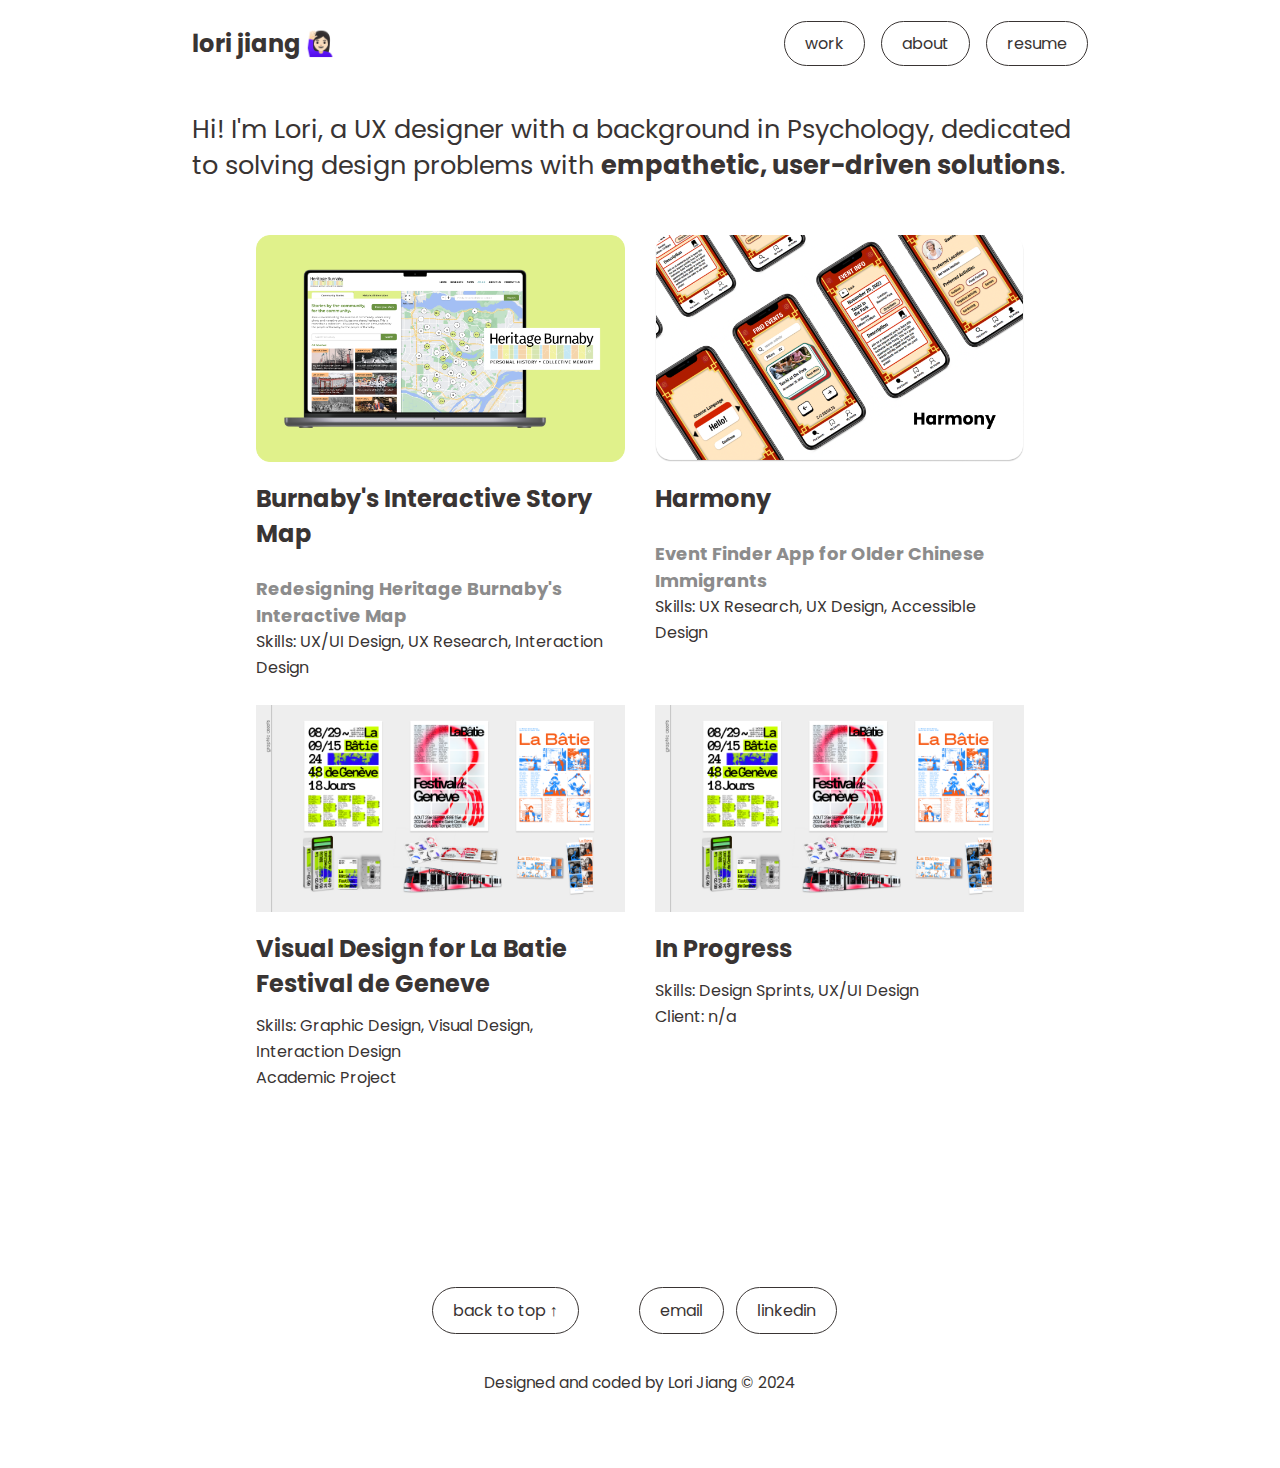
<file: index.html>
<!DOCTYPE html>
<html lang="en">
    <head>
        <meta charset="UTF-8">
        <meta name="viewport" content="width=device-width, initial-scale=1.0">
        <title>Lori Jiang</title>
        <link href="./css/style.css" rel="stylesheet">
        <link href="./css/fonts.css" rel="stylesheet">
        <link href="./script.js" rel="stylesheet">
    </head>
    
    <body>

        <header>
            <nav>
                <div>
                    <a href="./index.html" class="home-logo"> lori jiang 🙋🏻‍♀️</a>
                </div>
                    
                <div class="menu">
                    <a href="./index.html">work</a>
                    <a href="./about.html">about</a>
                    <a href="img/Lori-Jiang-Resume.pdf" target="on-click">resume</a>
                </div>
            </nav>
        </header>

        <section class="home-banner">
            <div>
                <p> Hi! I'm Lori, a UX designer with a background in Psychology, dedicated to solving design problems with <strong>empathetic, user-driven solutions</strong>. </p>
            </div>
        </section>

        <!-- <section class="home-banner">
            <div>
                <h4 class="img-width"> UX designer. Psychology major. INFP. Empath. Spontaneous traveller. People-observer. Curious thinker. Foodie. Fashion enthusiast. Artist. Cat lover. Anime watcher. Lifelong learner. </h4>
                
                <p> I'm a UX designer with a background in psychology, dedicated to solving design problems with <strong>research-grounded, user-driven solutions</strong>. </p>
               
            </div> 
        </section> -->

        <!-- <div class="bio-container"> 
            <div class="bio-img-container">
                
            </div>

            <div class="bio-text-container">
                <p class="home-banner-text"> Hello! I'm Lori, a UX designer with a background in psychology, dedicated to solving design problems with culturally-relevant, research-grounded, user-driven solutions. </p>
            </div>      
        </div>  -->

        <section>
            <!-- <h3 class="featured-work-heading">Featured Work</h3> -->
            <div id="project-container">

                <div>
                    <button class="cover-photo-button" type="button" onclick="location.href='project-4.html'">  <img src="img/IAT333/cover-photo.png" alt="prototype preview image of heritage burnaby project"> </button>
                    <h3> Burnaby's Interactive Story Map</h3>
                    <h4> Redesigning Heritage Burnaby's Interactive Map</h4>
                    <p> Skills: UX/UI Design, UX Research, Interaction Design
                   
                </div>

                <div>
                    <button class="cover-photo-button" type="button" onclick="location.href='project-334.html'"> <img src="img/IAT334/334-cover-photo.png" alt="preview image for la batie project"> </button>
                    <h3> Harmony </h3>
                    <h4> Event Finder App for Older Chinese Immigrants </h4>
                    <p> Skills: UX Research, UX Design, Accessible Design
                </div>
                
                <div>
                    <button class="cover-photo-button" type="button" onclick="location.href='project-labatie.html'"> <img src="img/IAT438/preview-img.png" alt="preview image for la batie project"> </button>
                    <h3> Visual Design for La Batie Festival de Geneve</h3>
                    <p> Skills: Graphic Design, Visual Design, Interaction Design
                    <br> Academic Project</p>
                </div>

                <div>
                    <button class="cover-photo-button" type="button" onclick="location.href='project-438.html'"> <img src="img/IAT438/preview-img.png" alt="prototype image of second project app"> </button>
                    <h3> In Progress </h3>
                    <p> Skills: Design Sprints, UX/UI Design
                        <br> Client: n/a</p>
                </div>
           
                
            </div>
        </section>

        <footer class="flexbox">
            <footer class="flexbox">
                <button id="page-top" type="button" onclick="location.href='./index.html'">back to top ↑</button> <!--Citation:https://www.tutorialspoint.com/html/html_email_links.html-->
                <button id="email" type="button" onclick="location.href='mailto: mailto: lja47@.ca'">  email </button> <!--Citation:https://www.tutorialspoint.com/html/html_email_links.html-->
                <button id="linkedin" type="button" onclick="location.href='https://www.linkedin.com/in/lori-jiang-186145210/'"> linkedin </button> <!--Citation:https://www.youtube.com/watch?v=JnGSFHazTkg&ab_channel=CodingArtist-->   
                    
                <div class="footer-credit flexbox">
                    <p> Designed and coded by Lori Jiang &copy 2024 </p>
                </div>
                
            </footer>
        </footer>
       
        
    </body>
                
</html>
</file>
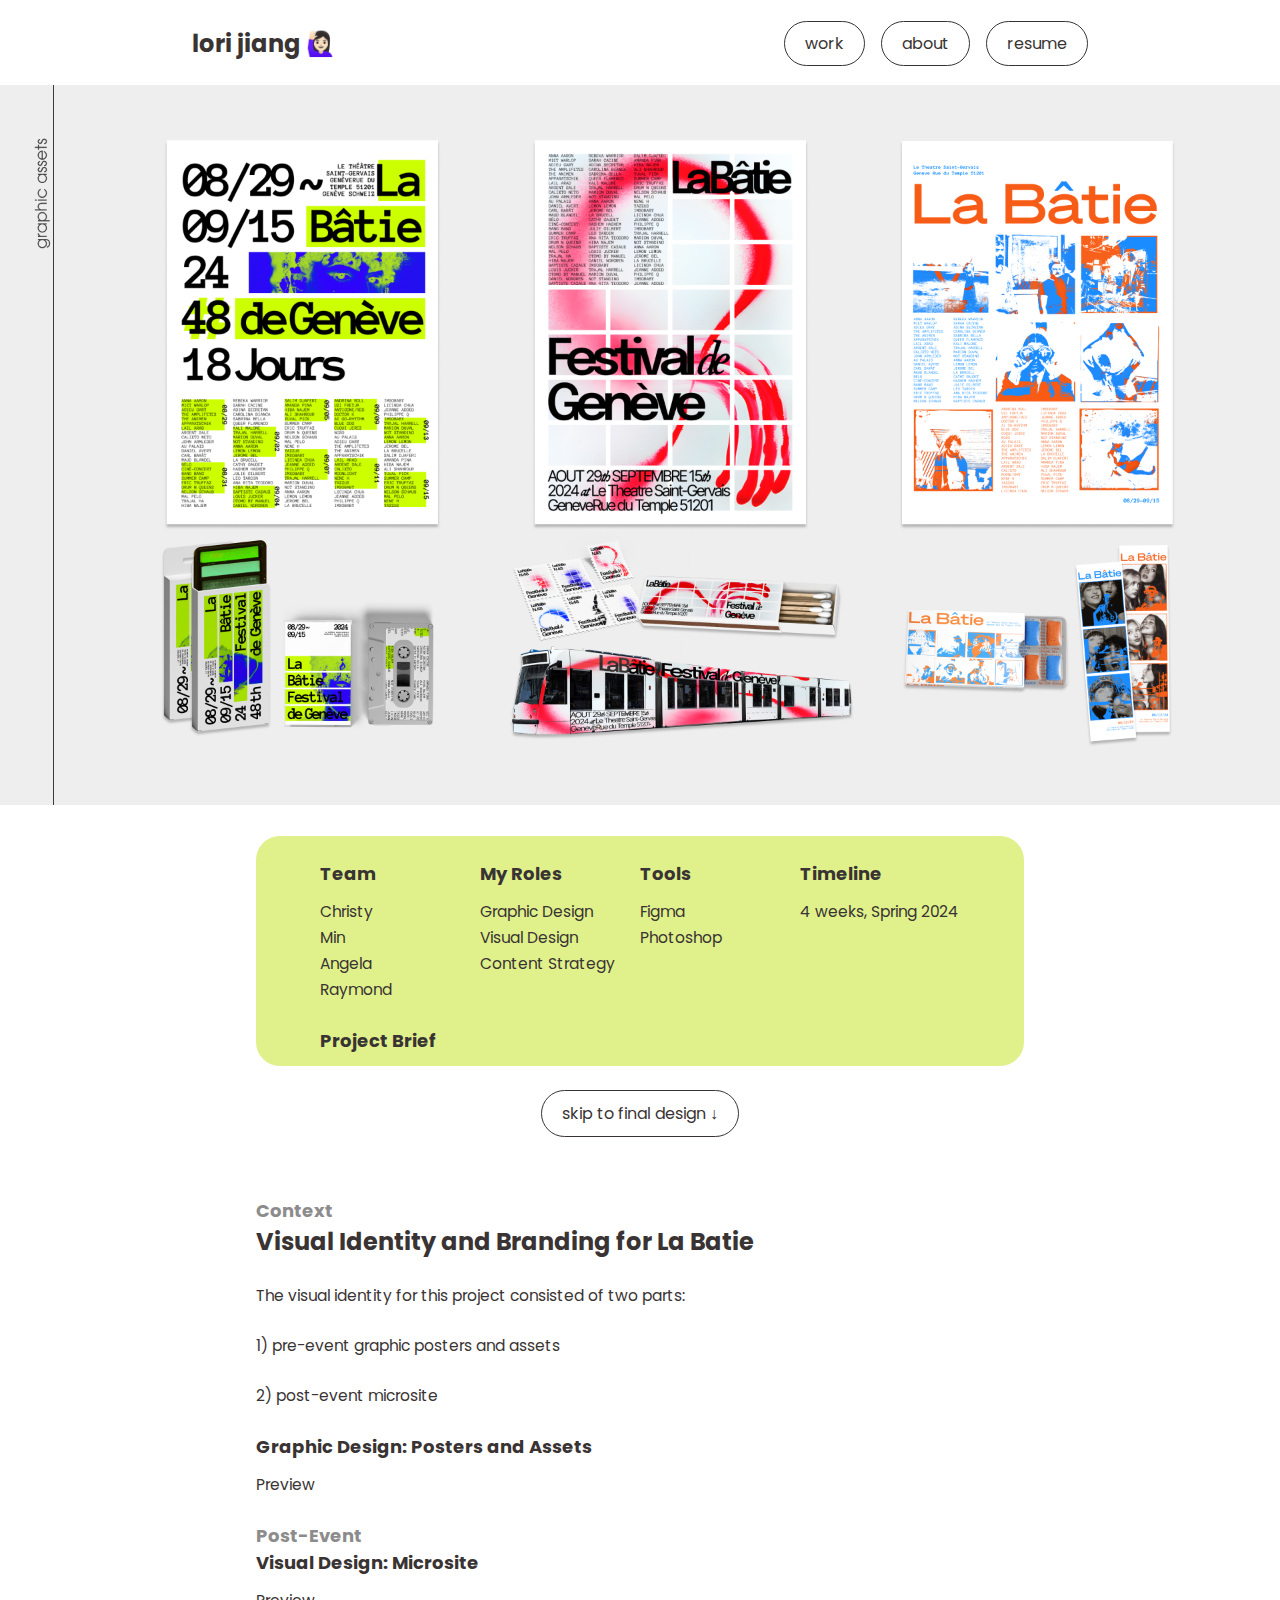
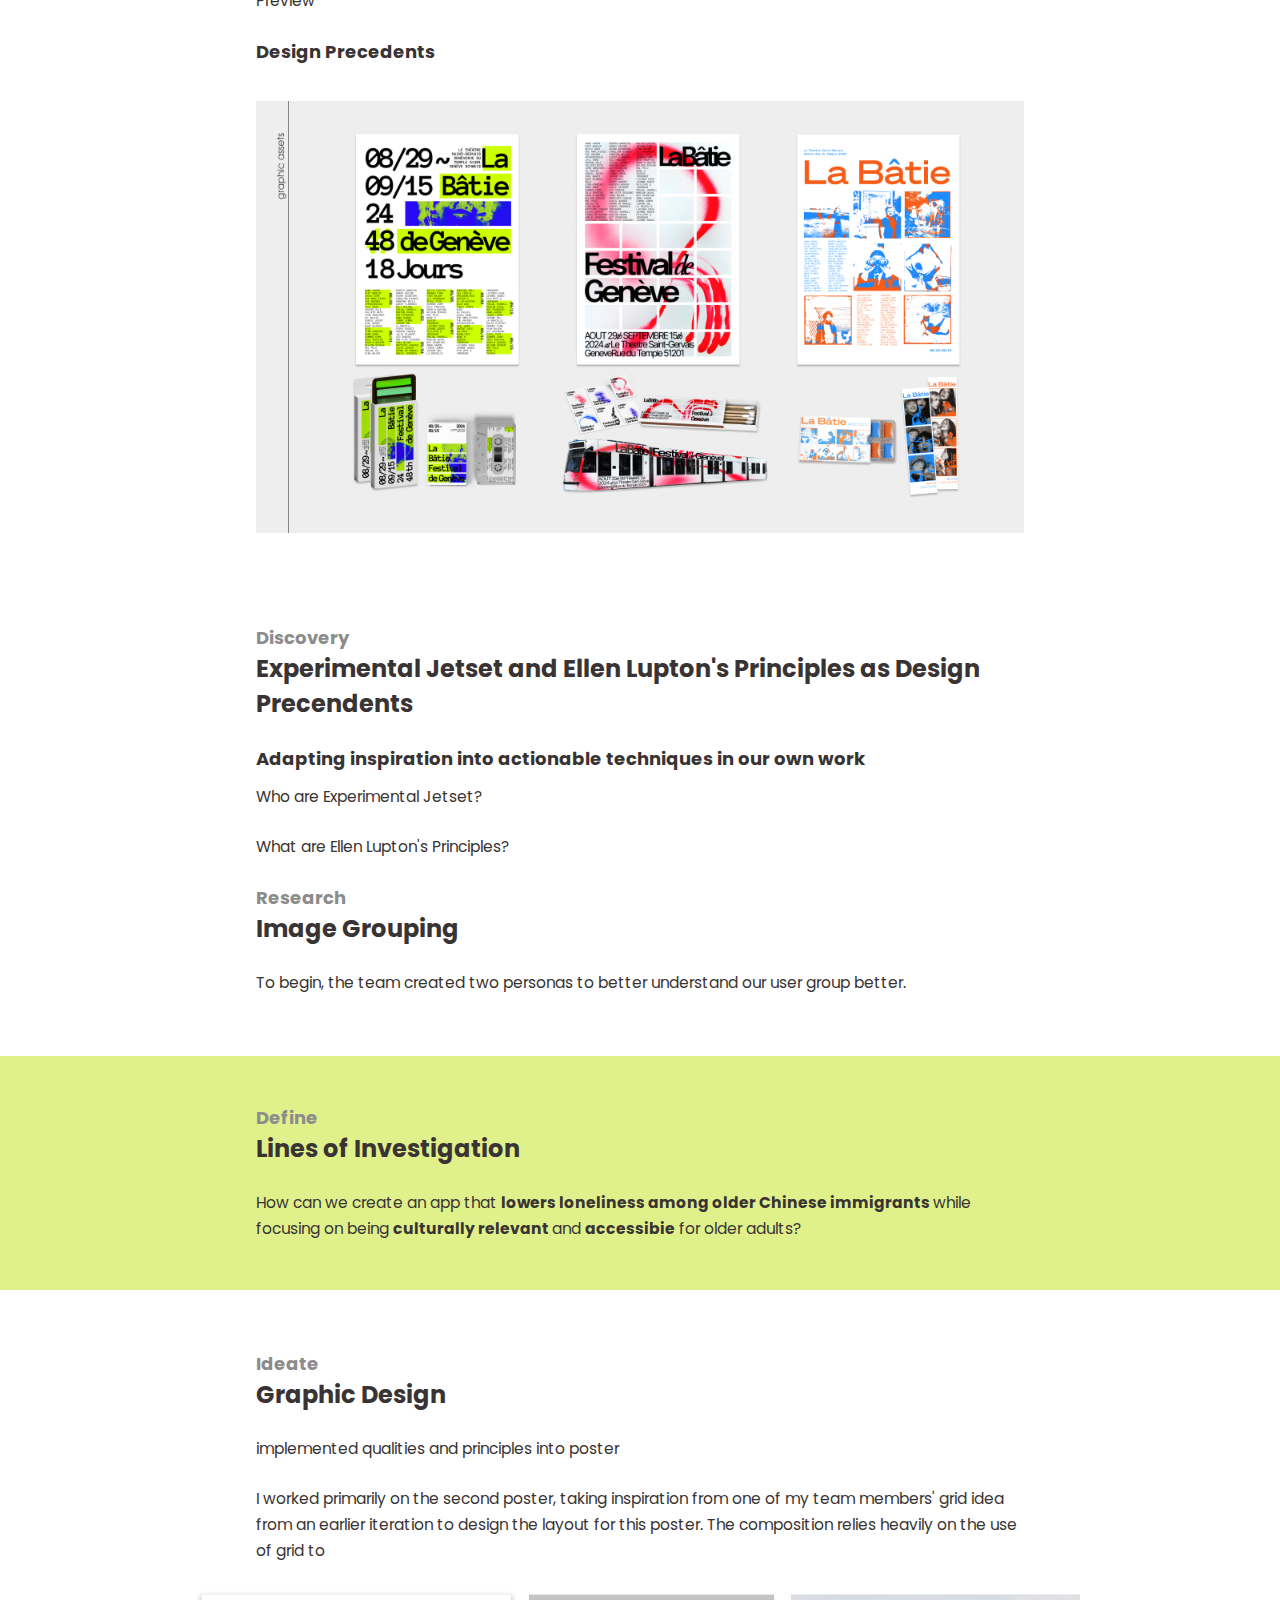
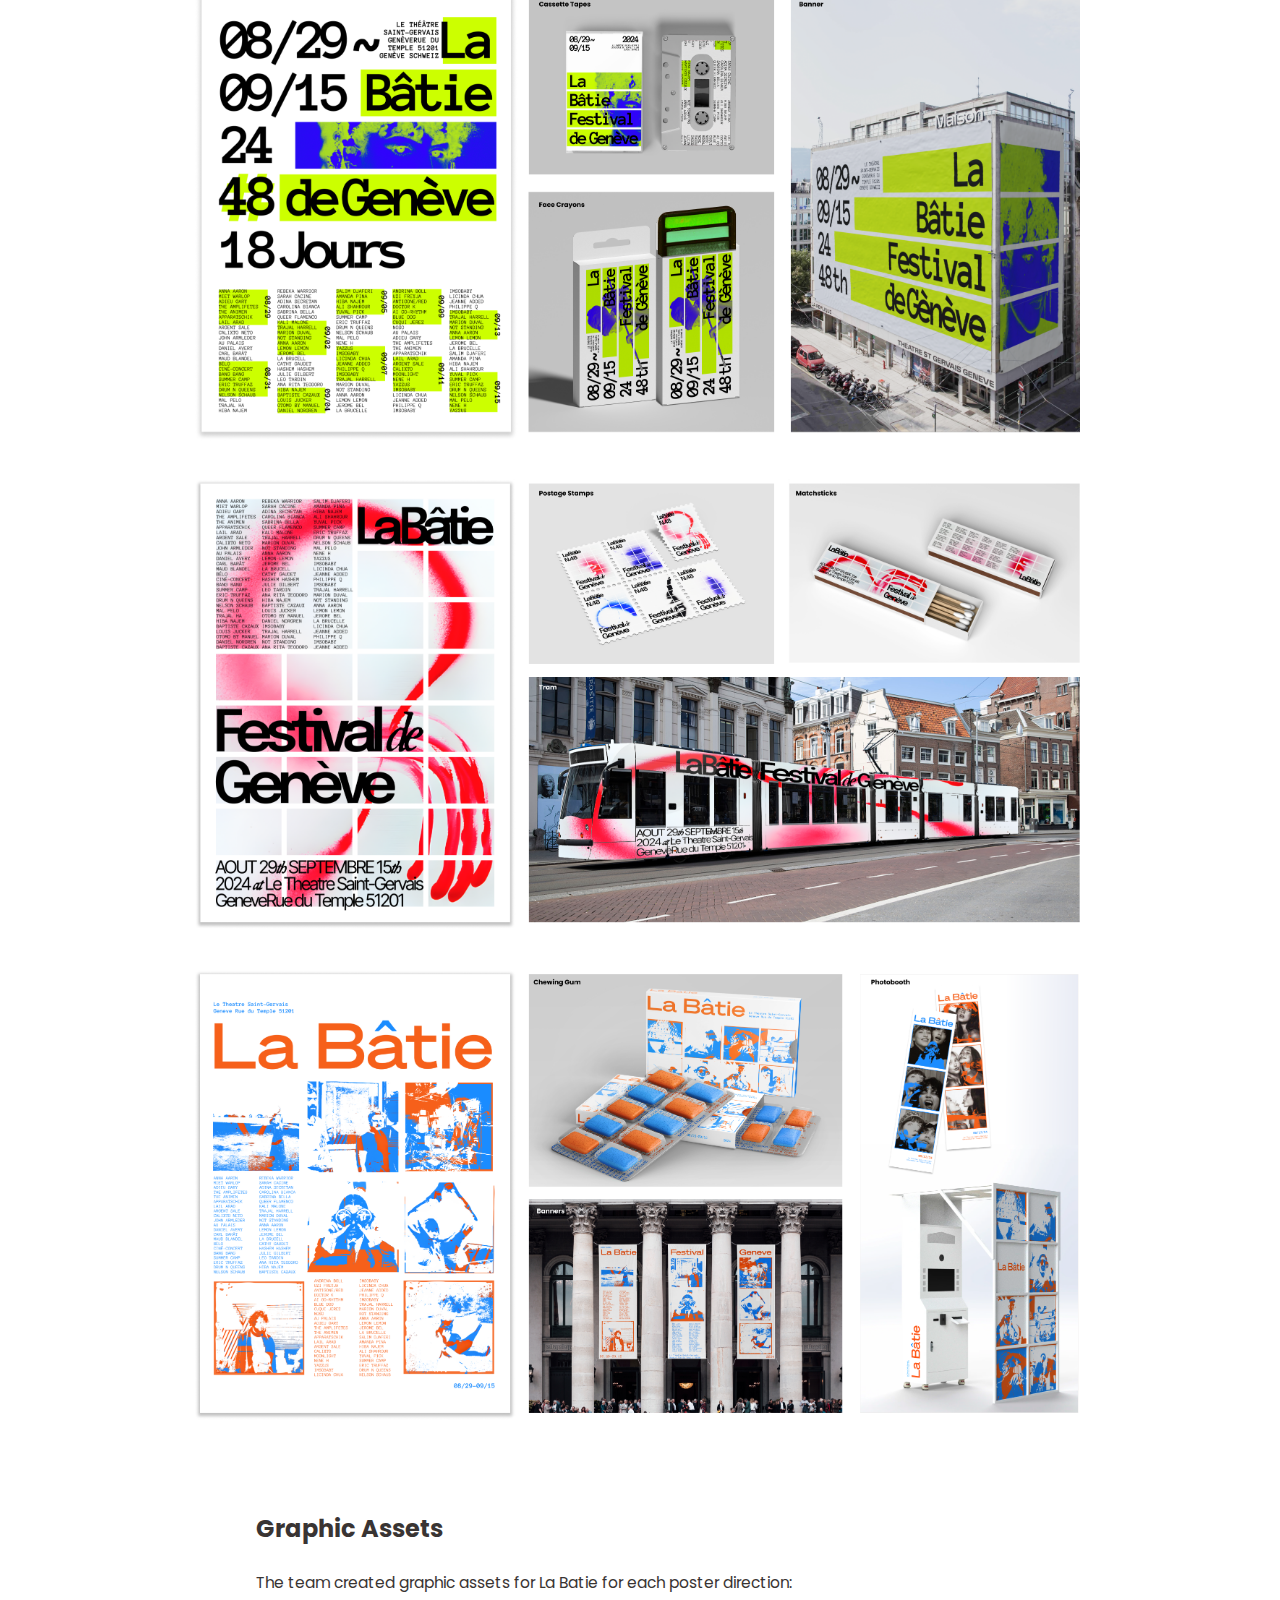
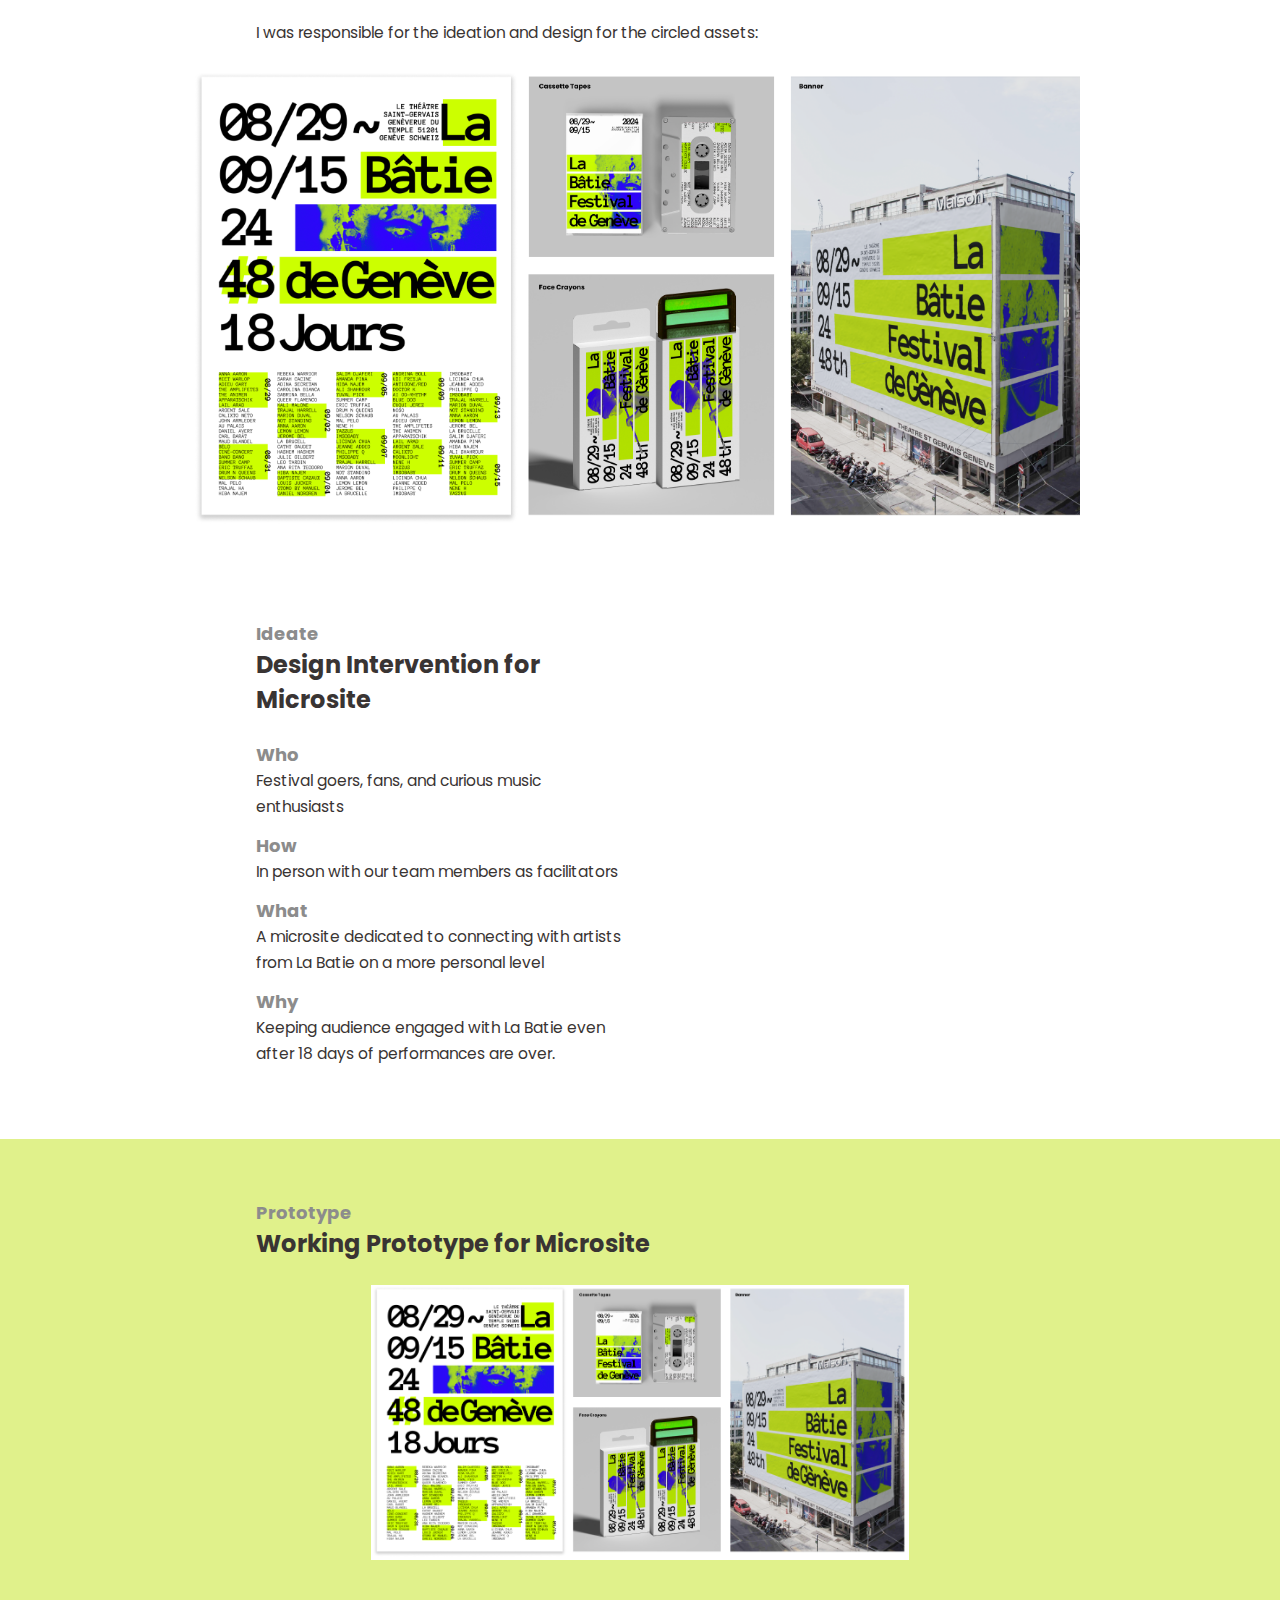
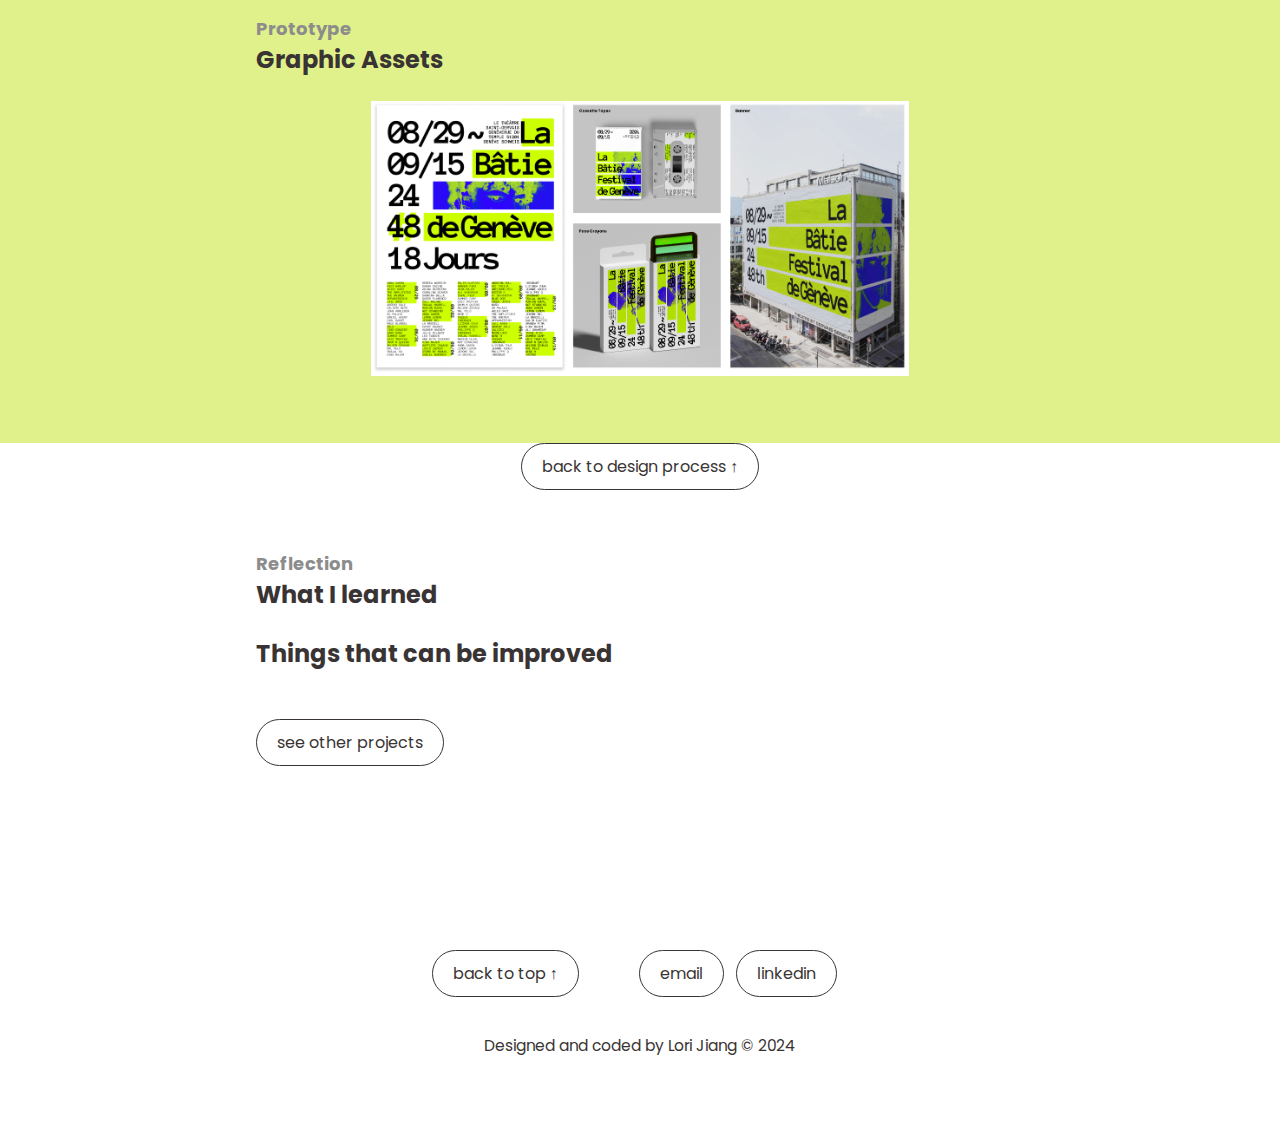
<file: project-labatie.html>
<!DOCTYPE html>
<html lang="en">
    <head>
        <meta charset="UTF-8">
        <meta name="viewport" content="width=device-width, initial-scale=1.0">
        <title>Lori Jiang</title>
        <link href="./css/style.css" rel="stylesheet">
        <link href="./css/fonts.css" rel="stylesheet">
    </head>
    
    <body>

        <header>
            <nav class="flexbox">
                <div >
                    <a href="./index.html" class="home-logo"> lori jiang 🙋🏻‍♀️</a>
                </div>
                    
                <div>
                    <a href="./index.html">work</a>
                    <a href="./about.html">about</a>
                    <a href="img/Lori-Jiang-Resume.pdf" target="on-click">resume</a>
                </div>
            </nav>
        </header>

        <section>
            <!-- <div class="text-width">
                <h1> Redesigning Heritage Burnaby's Historical Interactive Map </h1>
            </div> -->

            <div class="preview-img">
                <img src="img/IAT438/preview-img.png" alt="app prototype">
            </div>
            
            <div class="text-width context-container">
                <div class="jiang0">
                    <div class="jiang1">
                        <h3>Team</h3>
                        <p>Christy<br>Min<br>Angela<br>Raymond</p>
                    </div>
                    <div class="jiang1">
                        <h3>My Roles</h3>
                        <p>Graphic Design <br> Visual Design <br> Content Strategy</p>
                    </div>
                    <div class="jiang1">
                        <h3>Tools</h3>
                        <p>Figma<br>Photoshop</p>
                    </div>
                    <div class="jiang1">
                        <h3>Timeline</h3>
                        <p>4 weeks, Spring 2024</p>
                    </div> 
                </div>
                <div class="jiang0">
                    <div class="jiang2">
                        <h3> Project Brief </h3>
                    </div>
                    <div class="jiang3">
                        <p>
                        </p>
                    </div>
                </div>
            </div>

            <button onclick="location.href='#final-design'" type="button" class="text-width center"> skip to final design ↓ </button>

            <div class="flexbox section text-width" id="design-process">
                <div class="lori0">
                    <h4> Context </h4>
                    <h2> Visual Identity and Branding for La Batie </h2>
                    <p> The visual identity for this project consisted of two parts:</p>
                    <p> 1) pre-event graphic posters and assets </p>
                    <p> 2) post-event microsite </p>
                    <h3> Graphic Design: Posters and Assets </h3>
                     <p> Preview</p>
                    <h4> Post-Event </h4>
                    <h3> Visual Design: Microsite </h3>
                     <p> Preview </p>
                </div> 
            </div>
            
            <div class="flexbox text-width">
                <h3>Design Precedents</h3>
                <img src="img/IAT438/preview-img.png" alt="Old landing page">
            </div>
            
            <div class="flexbox section text-width" id="design-process">
                <div class="lori0">
                    <h4> Discovery </h4>
                    <h2> Experimental Jetset and Ellen Lupton's Principles as Design Precendents </h2>
                    <h3> Adapting inspiration into actionable techniques in our own work</h3>
                     <p> Who are Experimental Jetset?</p>
                     <p> What are Ellen Lupton's Principles?</p>
                </div> 
            </div>

            <div class="text-width">
                <h4> Research</h4>
                <h2> Image Grouping </h2>
                <p> To begin, the team created two personas to better understand our user group better.</p>
            </div>

            <div class="flexbox section problem-statement-container">
                <div>
                    <h4>Define</h4>
                    <h2> Lines of Investigation </h2>
                    <p> How can we create an app that <strong> lowers loneliness among older Chinese immigrants </strong> while focusing on being <strong> culturally relevant </strong> and <strong> accessibie</strong> for older adults?    
                    </p>
                </div>
            </div>

            <div class="flexbox section text-width">
                <div>
                    <h4> Ideate</h4>
                    <h2>Graphic Design</h2>
                    <p> implemented qualities and principles into poster<p>
                    <p> I worked primarily on the second poster, taking inspiration from one of my team members' grid idea from an earlier iteration to design the layout for this poster. The composition relies heavily on the use of grid to </p>
                </div>
            </div>

            <div>
                <div class="img-width wireframe-container">
                    <img src="img/IAT438/line1.png" alt="wireframes">
                </div>
                <div class="img-width wireframe-container">
                    <img src="img/IAT438/line2.png" alt="wireframes">
                </div>
                <div class="img-width wireframe-container">
                    <img src="img/IAT438/line3.png" alt="wireframes">
                </div>
             </div>

             <div class="flexbox section text-width">
                <div>
                    <h2> Graphic Assets</h2>
                    <p> The team created graphic assets for La Batie for each poster direction: </p>
                    <p> I was responsible for the ideation and design for the circled assets:</p>
                </div>
            </div>

            <div class="img-width wireframe-container">
                <img src="img/IAT438/line1.png" alt="wireframes">
            </div>

            <div class="flexbox section hong1 text-width usability-testing-container">
                <div class="hong2 item">
                    <h4>Ideate</h4>
                    <h2> Design Intervention for Microsite </h2>
                    <h4> Who</h4>
                    <p>Festival goers, fans, and curious music enthusiasts </p>
                    <h4> How</h4>
                    <p> In person with our team members as facilitators</p>
                    <h4> What</h4>
                    <p> A microsite dedicated to connecting with artists from La Batie on a more personal level</p>
                    <h4> Why</h4>
                    <p> Keeping audience engaged with La Batie even after 18 days of performances are over. </p>
                </div>
            </div>


            <div class="flexbox section final-design-container-334" id="final-design">
                <div>
                    <h4> Prototype</h4>
                    <h2> Working Prototype for Microsite </h2>
                </div>
                <div class="img-width wireframe-container">
                    <img src="img/IAT438/line1.png" alt="wireframes">
                </div>
                <div>
                    <h4> Prototype</h4>
                    <h2> Graphic Assets </h2>
                </div>

                <div class="img-width wireframe-container">
                    <img src="img/IAT438/line1.png" alt="wireframes">
                </div>
            </div>

            <button class="center" id="back-to-process" type="button" onclick="location.href='#design-process'"> back to design process ↑</button>
            
            <div class="flexbox challenges-container section text-width">
                <div>
                    <h4> Reflection </h4>
                    <h2>What I learned</h2>
                        <p>
                        </p>
                    <h2>Things that can be improved</h2>
                        <p> 
                        </p>
                    </div>
            </div>
        </section>

        <button class="text-width" id="other-projects" type="button" onclick="location.href='./index.html#projects'"> see other projects </button> 

        <footer class="flexbox">
            <footer class="flexbox">
                <button id="page-top" type="button" onclick="location.href='./project-334.html'"> back to top ↑ </button> <!--Citation:https://www.tutorialspoint.com/html/html_email_links.html-->
                <button id="email" type="button" onclick="location.href='mailto: mailto: lja47@.ca'">  email </button> <!--Citation:https://www.tutorialspoint.com/html/html_email_links.html-->
                <button id="linkedin" type="button" onclick="location.href='https://www.linkedin.com/in/lori-jiang-186145210/'"> linkedin </button> <!--Citation:https://www.youtube.com/watch?v=JnGSFHazTkg&ab_channel=CodingArtist-->   
                    
                <div class="footer-credit flexbox">
                    <p> Designed and coded by Lori Jiang &copy 2024 </p>
                </div>
                
            </footer>
        </footer>

    </body>
                
</html>
</file>
<file: css/style.css>
/* ----- GENERAL ----- */

* {
  margin: 0;
  font-family: "Poppins", sans-serif;
}

h1 {
  font-size: 36px;
  color: #393433;
  margin-top: 24px;
  margin-bottom: 12px;
}

h2 {
  font-size: 24px;
  color: #393433;
  margin-top: 0px;
  margin-bottom: 24px;
}

h3 {
  font-size: 18px;
  color: #393433;
  margin-bottom: 12px;
}

h4 {
  font-size: 18px;
  color: #8c8c8c;
  margin-top: 24px;
  margin-bottom: 0;
}

p {
  font-size: 15.5px;
  line-height: 26px;
  color: #393433;
  margin-bottom: 24px;
}

li {
  font-size: 15.5px;
  margin-top: 12px;
}

img {
  width: 100%;
  margin-top: 24px;
  margin-bottom: 24px;
}

figcaption {
  font-size: 14px;
}

a {
  text-decoration: none;
}

button {
  text-decoration: none;
  font-size: 16px;
  background-color: white;
  color: #393433;
  border-style: solid;
  border-radius: 24px;
  border-width: 1px;
  border-color: #393433;
  margin-top: 24px; /* space of buttons relative to each other*/
  margin-right: 12px;
  margin-bottom: 12px;
  padding: 10px 20px;
}

button:hover, button:focus {
  background-color:rgb(232, 231, 231);
}

/* format */

/* .flexbox {
  display: flex;
  flex-wrap: wrap;
} */

.text-width {
  margin-left: 20%;
  margin-right: 20%;
}

.img-width {
  margin-left: 15%;
  margin-right: 15%;
}

.center {
  display: flex;
  margin: auto;
}

@media screen and (max-width: 950px) {
  .text-width {
    margin-left: 10%;
    margin-right: 10%;
  }
  
  .img-width {
    display: flex;
    margin-left: 5%;
    margin-right: 5%;
  }
}

@media screen and (max-width: 480px) {
  .text-width {
    margin-left: 5%;
    margin-right: 5%;
  }
  
  .img-width {
    display: flex;
    margin-left: 5%;
    margin-right: 5%;
  }
}

/* ------- NAVIGATION BAR --------*/

#toc {
 position: sticky;
}

nav {
  font-size: 16px;
  display: flex;
  flex-wrap: wrap;
  justify-content: space-between;
  align-items: center;
  margin-top: 2%; /* space of buttonsrelative to edge of screen*/
  margin-bottom: auto;
  margin-left: 15%;
  margin-right: 15%;
}

@media screen and (max-width: 720px) {
  nav {
    gap: 24px;
    justify-content: center;
    margin-bottom: 5%;
  }

  footer {
    margin: 0;
    display: flex;
    flex-wrap: wrap;
    justify-content: center;
  }
}

@media screen and (max-width: 480px) {
  nav {
    margin-left: 5%;
    margin-right: 5%;
  }
}

.home-logo, .home-logo:hover, .home-logo:focus {
  text-decoration: none;
  border-style: none;
  font-size: 24px;
  font-weight: bold;
  margin: 0;
  padding: 0;
}

nav a {
  text-decoration: none;
  background-color: white;
  color: #393433;
  border-style: solid;
  border-radius: 24px;
  border-width: 1px;
  border-color: #393433;
  margin-top: 24px; /* space of buttons relative to each other*/
  margin-left: 12px;
  padding: 10px 20px;
}

nav a.home-logo:hover, nav a.home-logo:focus {
  background-color:rgb(255, 255, 255);
}

nav a:hover, nav nav a:focus {
  background-color:rgb(232, 231, 231);
}

/* ------- HOME PAGE --------*/

.home-banner {
  margin-left: 0; /* space between green background and edge of screen */
  margin-right: 0;
  margin-top: 2%;
  margin-bottom: 2%;
  text-align: left;
  background-color:white;
}

.home-banner h4 {
  font-size: 2vw;
  color:#E0F18B;
  margin-top: 5%;
  margin-bottom: 0;
}

.home-banner p {
  padding: 2% 15%; /* padding is relative between text and parent element */
  font-size: 2vw;
  line-height: 140%;
}

.home-banner-text {
  padding: 10% 15%; /* padding is relative between text and parent element */
  font-size: 2vw;
  line-height: 140%;
}

.ux-designer h4{
  color:#393433;
}

.featured-work-heading {
  font-size: 24px;
  display: flex;
  justify-content: center;
  margin-bottom: 24px;
}

.cover-photo-button {
  border-style: none;
  border-radius: 24px;
  background: none;
  padding: 0;
  margin: 0;
  height: auto;
  /* box-shadow: 0px 0px 5px 5px rgba(204, 197, 190, 0.25); */
}

.cover-photo-button img {
  width: 100%;
  height: auto;
  margin: 0;
}

.cover-photo-button:hover {
  transition-duration: 0.2s;
  box-shadow: 0px 0px 15px 5px rgba(161, 148, 146, 0.5);
}

#project-container {
  display: flex;
  flex-wrap: wrap;
  justify-content: space-between;
  text-align: left;
  margin-left: 20%; /* distance between buttons and edge*/
  margin-right: 20%;
  gap: 3%;
}

@media screen and (max-width: 480px) {
  #project-container {
    margin-left: 5%;
    margin-right: 5%;
  }
}

#project-container div {
  width: 48%;
}

#project-container h3 {
  margin-top: 12px;
  font-size: 24px;
}

#project-container p {
  font-size: 16px;
}


@media screen and (max-width: 720px) {
  #project-container div{
    width: 100%;
  }

  #project-container button {
    width: 100%;
    height: auto;
  }
}

/* ----- ABOUT PAGE ----- */

.bio-container {
  display: flex;
  flex-wrap: wrap;
  justify-content: space-between;
  margin: 5% 15%;
  gap: 5%;
}

.bio-img-container {
  display: flex;
  flex-wrap: wrap;
  align-content: center;
  width: 37%;
}

.bio-container img {
  border-radius: 12px; 
  margin-top: 0;
  margin-bottom: 10px;
  height: auto;
  max-width: 100%;
}

.bio-text-container {
  display: flex;
  flex-wrap: wrap;
  width: 55%;
  align-content: space-evenly;
}

@media screen and (max-width: 1300px) {
  .bio-container {
    margin-left: 10%;
    margin-right: 10%;
  }
}

@media screen and (max-width: 1060px) {
  .bio-container {
    margin: 5% 15%;
  }

  .bio-container div {
    width: 100%;
  }
  
  .bio-container img, figcaption {
    width: 60%;
    margin: auto;
  }
}

@media screen and (max-width: 600px) {
  .bio-container {
    margin-left: 20%;
    margin-right: 20%;
  }

  .bio-container img, figcaption {
    width: 100%;
  }

  .travel-img-container{
    min-width: 16px;
  }

  .travel-img-container img {
    min-width: 328px;
  }
}

@media screen and (max-width: 480px) {
  .bio-container {
    justify-content: center;
    min-width: 328px;
    margin-left: 5%;
    margin-right: 5%;
  }
}

.hobby-text {
  text-align: left;
}

.travel-text {
  text-align: center;
  max-width: 900px;
}

.travel-img-container {
  display: flex;
  flex-wrap: wrap;
  justify-content: center;
  margin-left: 5%;
  margin-right: 5%;
  gap: 3%;
}

.travel-img-container img {
  max-height: 100%;
  border-radius: 12px;
  min-width: 328px;
  max-width: 20vw;
}

.travel-img-container img:hover {
  max-height: 100%;
  border-radius: 12px;
  min-width: 328px;
  max-width: 20vw;
}

.image-container {
  position: relative;
  display: inline-block;
}

.image-text {
  position: absolute;
  top: 50%;
  left: 50%;
  transform: translate(-50%, -50%); /* aligns left-justified text to center */
  background-color: rgba(21, 21, 21, 0.7);
  border-radius: 10px;
  color: white;
  padding: 10px;
  visibility: hidden; /* Hide the text by default */
  opacity: 0; /* Hide the text by default */
  transition: opacity 1s ease; /* Add a smooth transition */
  white-space: nowrap; /* prevent text from wrapping */
}

.hint {
  position: absolute;
  top: 7%;
  left: 4%;
  background-color: rgba(41, 41, 41, 0.6);
  border-radius: 10px;
  color: white;
  padding: 5px;
  visibility: hidden;
}

.image-container:hover .image-text {
  visibility: visible; /* Show the text on hover */
  opacity: 1; /* Show the text on hover */
}

/* ---------- PROCESS ANALYSIS ----------*/

.p2-prototype-link {
  font-size: 30px;
  text-decoration: none;
  color: rgb(75, 122, 75);
}

.p2-prototype-link:hover {
  font-size: 30px;
  text-decoration: underline;
}

.project-container h3 {
  margin-bottom: 0;
}

.project-container h4 {
  margin-top: 0;
  margin-bottom: 12px;
}

/* ----- FOOTER ---- */

footer #page-top {
  margin-right: 60px;
}

footer {
  margin-top: 5%;
  padding: 10px 0 24px;
  display: flex;
  flex-wrap: wrap;
  justify-content: center;
}

@media screen and (max-width: 480px) {
  footer {
    margin-top: 2%;
  }
}

footer a {
  margin: 0 12px;
}

/* footer .flexbox .work {
  width: 100%;
  margin-bottom: 24px;
} */

footer .footer-credit {
  display: flex;
  width: 100%;
  justify-content: center;
  margin-top: 24px;
}

/* Hand wave, code source from Jake Jarvis at: https://codepen.io/jakejarvis/pen/pBZWZw */ 

.wave {
  animation-name: wave-animation;  /* Refers to the name of your @keyframes element below */
  animation-duration: 2.5s;        /* Change to speed up or slow down */
  animation-iteration-count: infinite;  /* Never stop waving :) */
  transform-origin: 70% 70%;       /* Pivot around the bottom-left palm */
  display: inline-block;
}

@keyframes wave-animation {
    0% { transform: rotate( 0.0deg) }
   10% { transform: rotate(14.0deg) }  /* The following five values can be played with to make the waving more or less extreme */
   20% { transform: rotate(-8.0deg) }
   30% { transform: rotate(14.0deg) }
   40% { transform: rotate(-4.0deg) }
   50% { transform: rotate(10.0deg) }
   60% { transform: rotate( 0.0deg) }  /* Reset for the last half to pause */
  100% { transform: rotate( 0.0deg) }
}

.hong1 {
  display: flex;
  max-width: 100% !important; 
  justify-content: space-between;
} 

 .hong2 {
  width: 48%;
} 

.jiang0 {
  display: flex;
  width: 100% !important; 
  justify-content: space-between;
}

.jiang1 {
  width: 25%;
}

.jiang3 {
  width: 75%;
}

.mock1 {
  width: 40%;
}

.mock3 {
  width: 55%;

}

.row {
  display: flex;
  width: 100% !important; 
  justify-content: space-between;
}

.col {
  width: 25%;
}

.context-container {
  display: flex;
  flex-wrap: wrap;
  background-color: #E0F18B;
  border-radius: 24px;
  padding-left: 5%;
  padding-right: 5%;
  padding-top: 24px;
  padding-bottom: 0px;
  margin-top: 0;
  margin-bottom: 24px;
}

@media screen and (max-width: 480px) {
  .context-container .jiang0 {
    display: flex;
    flex-wrap: wrap;
    width: 100%;
  }

  .jiang2 {
    width: 25%;
  }
  
  .jiang3 {
    width: 100%;
  }
}

.context-container-row {
  display: flex;
}

.client-container {
  display: flex;
  flex-wrap: wrap;
  margin-top: 24px;
  margin-bottom: 24px;
}

.brainstorm {
  display: flex;
  flex-wrap: wrap;
}

.pos-neg {
  display: flex;
  flex-wrap: wrap;
}

@media screen and (max-width: 720px) {

  .client-container div {
    width: 100%;
  }

  .problem-solution-container div {
    width: 100%;
  }

  .white-key-container div, .green-key-container div {
    width: 100%;
  }

  .brainstorm div {
    width: 100%;
  }

  .pos-neg div {
    width: 100%;
  }
}

.problem-solution-container {
  background-color:#E0F18B;
  padding-left: 20%;
  padding-right: 20%;
  padding-top: 48px;
  padding-bottom: 48px;
  margin-top: 48px;
  margin-bottom: 48px;
}

/* .usability-pain-points h4{
  color:rgb(130, 171, 83); 
} */

.participatory-workshop-container h2 {
  margin-bottom: 24px;
}

.participatory-workshop-container p {
  margin-bottom: 12px;
  line-height: 26px;
}

.participatory-workshop-container h4 {
  margin-top: 0;
  margin-bottom: 0;
  padding-top: 0;
}

.usability-testing-container { /*334*/
  display: flex;
  flex-wrap: wrap;
  margin-top: 5%;
}

@media screen and (max-width: 720px){
  .item {
    flex-wrap: wrap;
    width: 100%;
  }
}

.usability-testing-container p { /*334*/
  margin-bottom: 12px;
  line-height: 26px;
}

.usability-testing-container h4 {
  margin-top: 0;
  margin-bottom: 0;
  padding-top: 0;
}

.participatory-workshop-container h2 {
  margin-bottom: 24px;
}

.usability-testing-container img { /*334*/
  width: 80%;
}

.features-list-container {
  display: flex;
}

@media screen and (max-width: 720px) {
  .features-list-container {
    flex-wrap: wrap;
  }

  .features-list {
    width: 100%;
  }
}

.features-list {
  background-color: #E0F18B;
  border-radius: 24px;
  padding: 3% 5%;
  margin-bottom: 12px;
  margin-left: 6px;
  margin-right: 6px;
}

.pain-points {
  background-color: #E0F18B;
  border-radius: 24px;
  padding-left: 5%;
  padding-right: 5%;
  margin-bottom: 12px;
  margin-left: 6px;
  margin-right: 6px;
}

.pain-points p {
  padding-top: 24px;
  padding-bottom: 24px;
}

u {
  border-bottom: 2px solid rgb(80, 126, 56); /* Or whatever color you want */
    text-decoration: none;
}


.key-solution {
  background-color: #E0F18B;
  border-radius: 24px;
  padding-left: 5%;
  padding-right: 5%;
  padding-top: 24px;
  padding-bottom: 0px;
  margin-bottom: 24px;
}

.wireframe-container img {
  margin-top: 0;
  margin-bottom: 24px;
  padding-top: 0;
  padding-bottom: 0;
}

.problem-statement-container {
  background-color:#E0F18B;
  padding-left: 20%;
  padding-right: 20%;
  padding-top: 24px;
  padding-bottom: 24px;
  margin-top: 48px;
  margin-bottom: 48px;
}

.final-design-container{
  background-color:#E0F18B;
  padding-left: 20%;
  padding-right: 20%;
  padding-top: 36px;
  padding-bottom: 36px;
  margin-top: 60px;
  margin-bottom: 60px;
  flex-wrap: wrap;
  justify-content:space-between;
}

.final-design-container-334 {
  background-color:#E0F18B;
  padding-left: 20%;
  padding-right: 20%;
  padding-top: 36px;
  padding-bottom: 36px;
  margin-top: 0;
  margin-bottom: 0;
  flex-wrap: wrap;
  justify-content:left;
}

.green-key-container{
  background-color:#E0F18B;
  padding-left: 10%;
  padding-right: 10%;
  padding-top: 36px;
  padding-bottom: 36px;
  margin-top: 60px;
  margin-bottom: 60px;
  display: flex;
  flex-wrap: wrap;
  justify-content:space-between;
  align-items: center;
}

#skip-to-final {
  text-align: center;
}

.white-key-container {
  display: flex;
  flex-wrap: wrap;
  align-items: center;
  margin-left: 10%;
  margin-right: 10%;
  margin-top: 0;
  margin-bottom: 24px;
}

.key-left {
  margin-left: 20%;
  margin-right: 20%;
  margin-top: 0;
  margin-bottom: 24px;
  display: flex;
  flex-wrap: wrap;
  align-items: center;
}

.key-right {
  margin-left: 20%;
  margin-right: 20%;
  margin-top: 0;
  margin-bottom: 24px;
  display: flex;
  flex-wrap: wrap;
  align-items: center;
}

.key-left img{
  width: 40%; /* forces height of gif to shrink*/
}

.key-right img{
  width: 40%; /* forces height of gif to shrink*/
}


@media screen and (max-width: 950px) {
  .problem-solution-container {
    background-color:#E0F18B;
    padding-left: 10%;
    padding-right: 10%;
  }
  
  .problem-statement-container {
    background-color:#E0F18B;
    padding-left: 10%;
    padding-right: 10%;
    padding-top: 48px;
    padding-bottom: 48px;
  }
  
  .final-design-container {
    background-color:#E0F18B;
    padding-left: 10%;
    padding-right: 10%;
    padding-top: 48px;
    padding-bottom: 48px;
  }

  #key-decisions-container img {
    min-width: 328px;
    max-width: 100%;
  }
  
}

/* ---------- CAROUSEL ----------  Citation: https://webdesign.tutsplus.com/how-to-build-a-simple-carousel-with-vanilla-javascript--cms-41734t */

.slider-wrapper {
  margin-left: 10%;
  margin-right: 10%;
  position: relative;
  overflow: scroll;
}

.slides-container {
  height: calc(80vh);
  width: 100%;
  display: flex;
  list-style: none;
  margin: 0;
  padding: 0;
  position: relative;
  overflow: scroll;
}

.slide {
  width: 100%;
  height: 100%;
  flex: 1 0 100%;
}

.slide h2 {
  margin-bottom: 12px;
  width: 100%;
}

.slide img {
  width: 55%;
}

.slide-width-1 {
  display: flex;
  justify-content: space-around;
} 

.slide-width-2 {
  display: flex;
  flex-wrap: wrap;
  align-content: center;
  width: 50%;
  margin-left: 20%;
  margin-right: 5%;
  margin-bottom: 5%;
}

.slide-width-3 {
  display: flex;
  flex-wrap: wrap;
  align-content: center;
  width: 40%;
  margin-right: 10%;
}

.slide-arrow {
  position: absolute;
  display: flex;
  top: 0;
  bottom: 0;
  margin: auto;
  height: 4rem;
  background-color: white;
  border: none;
  width: 2rem;
  font-size: 3rem;
  padding: 0;
  cursor: pointer;
  opacity: 0.5;
  transition: opacity 100ms;
}
.slide-arrow:hover,
.slide-arrow:focus {
  opacity: 1;
}
#slide-arrow-prev {
  left: 0;
  padding-left: 0.25rem;
  border-radius: 0 2rem 2rem 0;
}
#slide-arrow-next {
  right: 0;
  padding-left: 0.75rem;
  border-radius: 2rem 0 0 2rem;
}

.space-above h3{
  margin-top: 24px;
}

.section {
  margin-top: 60px;
}
</file>
<file: css/fonts.css>
/* @import url('"https://fonts.googleapis.com/css2?family=Open+Sans:wght@300&family=Poppins:wght@300&display=swap" rel="stylesheet"'); */

/* @font-face {  
	font-family: 'Bebas Neue', sans-serif;
	src: url(fonts/BebasNeue-Regular.ttf);
}

@font-face {
	font-family: 'Inter', sans-serif;
	src: url(fonts/Inter-Regular.ttf);
} */

/* @font-face {
	font-family:'Poppins';
	font-style: normal;
} */
	

@import url('https://fonts.googleapis.com/css2?family=Bebas+Neue&family=Caprasimo&family=DM+Serif+Display&family=Inter:wght@400;700&family=Nunito+Sans:wght@300;400;600&family=Poppins:ital,wght@0,400;0,600;0,700;1,400;1,500;1,600&display=swap"" rel="stylesheet"');

@font-face { /* Citation: lab */
	font-family: 'Bebas Neue', sans-serif;
	src: url(fonts/BebasNeue-Regular.ttf);
}

@font-face {
	font-family: 'Inter', sans-serif;
	src: url(fonts/Inter-Regular.ttf);
}

@font-face { /* Citation: lab */
	font-family: 'Poppins', sans-serif;
	src: url(fonts/Poppins/Poppins-Bold.ttf);
}
</file>
